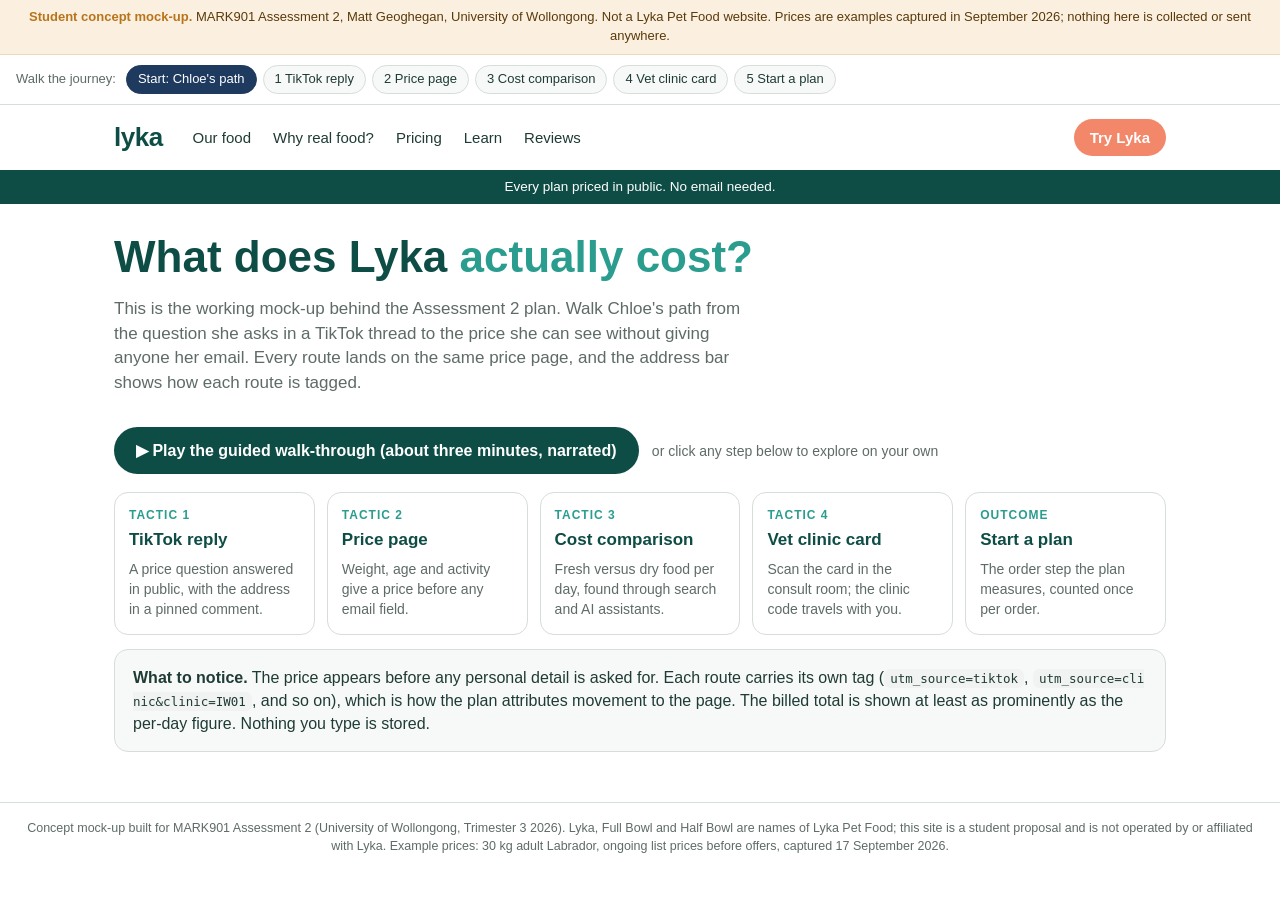
<file: index.html>
<!doctype html><html lang="en"><head><meta charset="utf-8"><meta name="viewport" content="width=device-width,initial-scale=1"><title>Chloe's path: concept mock-up</title><link rel="stylesheet" href="site.css"></head><body>
<div class="banner"><b>Student concept mock-up.</b> MARK901 Assessment 2, Matt Geoghegan, University of Wollongong. Not a Lyka Pet Food website. Prices are examples captured in September 2026; nothing here is collected or sent anywhere.</div>
<div class="path"><span class="lbl">Walk the journey:</span><a href="index.html" class="on">Start: Chloe's path</a><a href="tiktok.html">1 TikTok reply</a><a href="price.html">2 Price page</a><a href="compare.html">3 Cost comparison</a><a href="clinic.html">4 Vet clinic card</a><a href="plan.html">5 Start a plan</a></div>
<nav class="site"><a class="logo" href="index.html">lyka</a><a href="#" class="scope">Our food</a><a href="#" class="scope">Why real food?</a><a href="price.html">Pricing</a><a href="compare.html">Learn</a><a href="#" class="scope">Reviews</a><a class="cta" href="plan.html">Try Lyka</a></nav>
<div class="strip">Every plan priced in public. No email needed.</div>
<div class="wrap">

<h1>What does Lyka <span>actually cost?</span></h1>
<p class="lead">This is the working mock-up behind the Assessment 2 plan. Walk Chloe's path from the question she asks in a TikTok thread to the price she can see without giving anyone her email. Every route lands on the same price page, and the address bar shows how each route is tagged.</p>
<p><a class="btn" href="tour.html?utm_source=cover&utm_medium=button">▶ Play the guided walk-through (about three minutes, narrated)</a> &nbsp; <span style="font-size:14px;color:#5E6B67">or click any step below to explore on your own</span></p>
<div class="steps">
 <a class="step" href="tiktok.html?utm_source=tiktok&utm_medium=reply&utm_campaign=price"><div class="n">Tactic 1</div><h3>TikTok reply</h3><p>A price question answered in public, with the address in a pinned comment.</p></a>
 <a class="step" href="price.html?utm_source=cover&utm_campaign=price"><div class="n">Tactic 2</div><h3>Price page</h3><p>Weight, age and activity give a price before any email field.</p></a>
 <a class="step" href="compare.html?utm_source=search&utm_medium=organic&utm_campaign=price"><div class="n">Tactic 3</div><h3>Cost comparison</h3><p>Fresh versus dry food per day, found through search and AI assistants.</p></a>
 <a class="step" href="clinic.html"><div class="n">Tactic 4</div><h3>Vet clinic card</h3><p>Scan the card in the consult room; the clinic code travels with you.</p></a>
 <a class="step" href="plan.html"><div class="n">Outcome</div><h3>Start a plan</h3><p>The order step the plan measures, counted once per order.</p></a>
</div>
<div class="card"><b>What to notice.</b> The price appears before any personal detail is asked for. Each route carries its own tag (<span class="url">utm_source=tiktok</span>, <span class="url">utm_source=clinic&amp;clinic=IW01</span>, and so on), which is how the plan attributes movement to the page. The billed total is shown at least as prominently as the per-day figure. Nothing you type is stored.</div>

</div>
<footer>Concept mock-up built for MARK901 Assessment 2 (University of Wollongong, Trimester 3 2026). Lyka, Full Bowl and Half Bowl are names of Lyka Pet Food; this site is a student proposal and is not operated by or affiliated with Lyka. Example prices: 30 kg adult Labrador, ongoing list prices before offers, captured 17 September 2026.</footer>
<script src="site.js"></script></body></html>
</file>
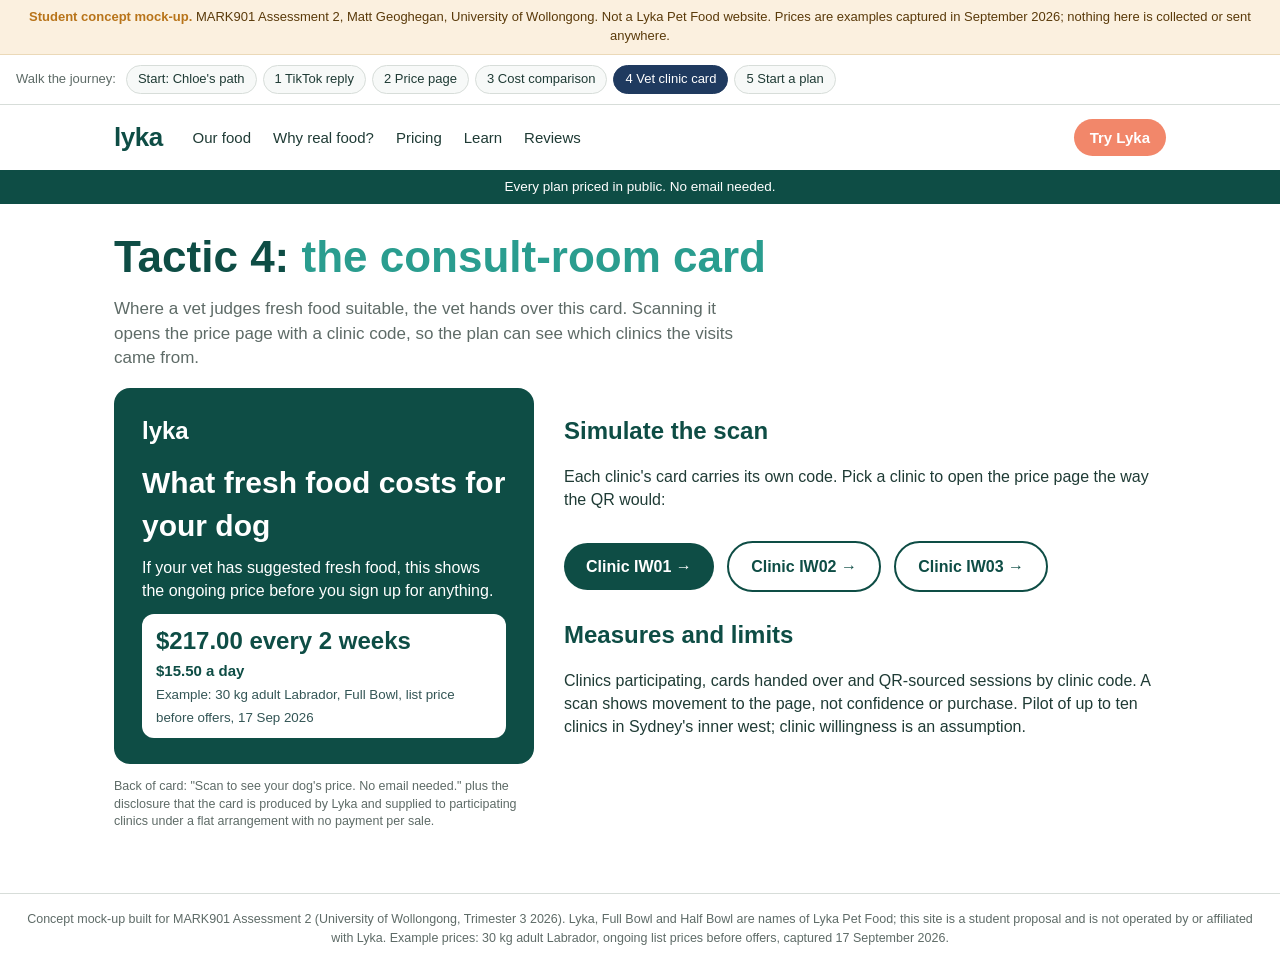
<file: clinic.html>
<!doctype html><html lang="en"><head><meta charset="utf-8"><meta name="viewport" content="width=device-width,initial-scale=1"><title>Tactic 4: vet clinic card (mock-up)</title><link rel="stylesheet" href="site.css"></head><body>
<div class="banner"><b>Student concept mock-up.</b> MARK901 Assessment 2, Matt Geoghegan, University of Wollongong. Not a Lyka Pet Food website. Prices are examples captured in September 2026; nothing here is collected or sent anywhere.</div>
<div class="path"><span class="lbl">Walk the journey:</span><a href="index.html">Start: Chloe's path</a><a href="tiktok.html">1 TikTok reply</a><a href="price.html">2 Price page</a><a href="compare.html">3 Cost comparison</a><a href="clinic.html" class="on">4 Vet clinic card</a><a href="plan.html">5 Start a plan</a></div>
<nav class="site"><a class="logo" href="index.html">lyka</a><a href="#" class="scope">Our food</a><a href="#" class="scope">Why real food?</a><a href="price.html">Pricing</a><a href="compare.html">Learn</a><a href="#" class="scope">Reviews</a><a class="cta" href="plan.html">Try Lyka</a></nav>
<div class="strip">Every plan priced in public. No email needed.</div>
<div class="wrap">

<h1>Tactic 4: <span>the consult-room card</span></h1>
<p class="lead">Where a vet judges fresh food suitable, the vet hands over this card. Scanning it opens the price page with a clinic code, so the plan can see which clinics the visits came from.</p>
<div class="two">
 <div>
  <div style="background:var(--g);color:#fff;border-radius:16px;padding:26px 28px;max-width:420px"><div style="font-weight:800;font-size:24px">lyka</div><h2 style="color:#fff;font-size:30px;margin:12px 0 8px">What fresh food costs for your dog</h2><p style="margin:0 0 12px">If your vet has suggested fresh food, this shows the ongoing price before you sign up for anything.</p><div style="background:#fff;color:var(--g);border-radius:12px;padding:10px 14px;display:inline-block"><b style="font-size:24px">$217.00 every 2 weeks</b><br><span style="font-size:15px;font-weight:600">$15.50 a day</span><br><small style="color:#355">Example: 30 kg adult Labrador, Full Bowl, list price before offers, 17 Sep 2026</small></div></div>
  <p class="fine" style="max-width:420px">Back of card: "Scan to see your dog's price. No email needed." plus the disclosure that the card is produced by Lyka and supplied to participating clinics under a flat arrangement with no payment per sale.</p>
 </div>
 <div>
  <h2>Simulate the scan</h2>
  <p>Each clinic's card carries its own code. Pick a clinic to open the price page the way the QR would:</p>
  <p><a class="btn" href="price.html?utm_source=clinic&utm_medium=card&utm_campaign=price&clinic=IW01">Clinic IW01 →</a> &nbsp; <a class="btn ghost" href="price.html?utm_source=clinic&utm_medium=card&utm_campaign=price&clinic=IW02">Clinic IW02 →</a> &nbsp; <a class="btn ghost" href="price.html?utm_source=clinic&utm_medium=card&utm_campaign=price&clinic=IW03">Clinic IW03 →</a></p>
  <h2>Measures and limits</h2>
  <p>Clinics participating, cards handed over and QR-sourced sessions by clinic code. A scan shows movement to the page, not confidence or purchase. Pilot of up to ten clinics in Sydney's inner west; clinic willingness is an assumption.</p>
 </div>
</div>

</div>
<footer>Concept mock-up built for MARK901 Assessment 2 (University of Wollongong, Trimester 3 2026). Lyka, Full Bowl and Half Bowl are names of Lyka Pet Food; this site is a student proposal and is not operated by or affiliated with Lyka. Example prices: 30 kg adult Labrador, ongoing list prices before offers, captured 17 September 2026.</footer>
<script src="site.js"></script></body></html>
</file>
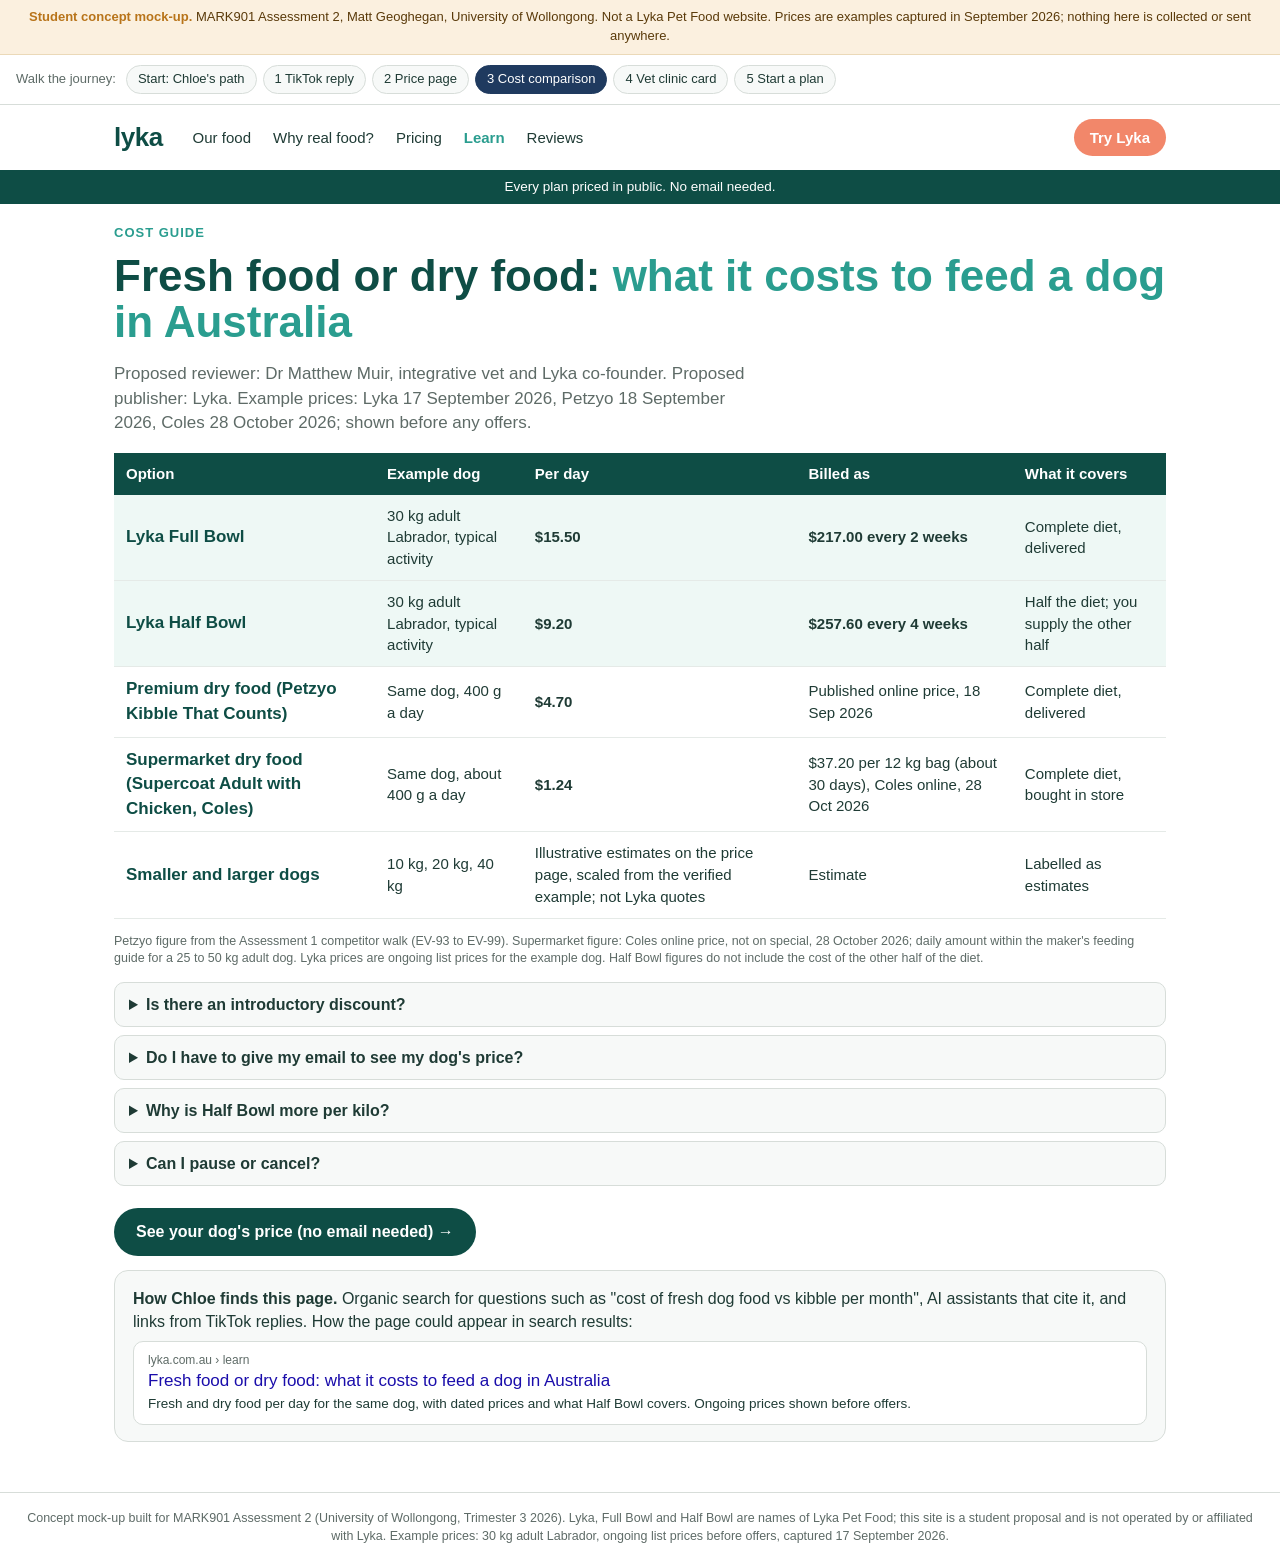
<file: compare.html>
<!doctype html><html lang="en"><head><meta charset="utf-8"><meta name="viewport" content="width=device-width,initial-scale=1"><title>Fresh food or dry food: what it costs (mock-up)</title><link rel="stylesheet" href="site.css"></head><body>
<div class="banner"><b>Student concept mock-up.</b> MARK901 Assessment 2, Matt Geoghegan, University of Wollongong. Not a Lyka Pet Food website. Prices are examples captured in September 2026; nothing here is collected or sent anywhere.</div>
<div class="path"><span class="lbl">Walk the journey:</span><a href="index.html">Start: Chloe's path</a><a href="tiktok.html">1 TikTok reply</a><a href="price.html">2 Price page</a><a href="compare.html" class="on">3 Cost comparison</a><a href="clinic.html">4 Vet clinic card</a><a href="plan.html">5 Start a plan</a></div>
<nav class="site"><a class="logo" href="index.html">lyka</a><a href="#" class="scope">Our food</a><a href="#" class="scope">Why real food?</a><a href="price.html">Pricing</a><a href="compare.html" class="cur">Learn</a><a href="#" class="scope">Reviews</a><a class="cta" href="plan.html">Try Lyka</a></nav>
<div class="strip">Every plan priced in public. No email needed.</div>
<div class="wrap">

<div id="route" class="flash" style="display:none"></div>
<div style="font-size:13px;letter-spacing:1px;color:var(--g2);text-transform:uppercase;font-weight:700">Cost guide</div>
<h1>Fresh food or dry food: <span>what it costs to feed a dog in Australia</span></h1>
<p class="lead">Proposed reviewer: Dr Matthew Muir, integrative vet and Lyka co-founder. Proposed publisher: Lyka. Example prices: Lyka 17 September 2026, Petzyo 18 September 2026, Coles 28 October 2026; shown before any offers.</p>
<table class="cmp">
 <tr><th>Option</th><th>Example dog</th><th>Per day</th><th>Billed as</th><th>What it covers</th></tr>
 <tr class="lyka"><td class="lead">Lyka Full Bowl</td><td>30 kg adult Labrador, typical activity</td><td><b>$15.50</b></td><td><b>$217.00 every 2 weeks</b></td><td>Complete diet, delivered</td></tr>
 <tr class="lyka"><td class="lead">Lyka Half Bowl</td><td>30 kg adult Labrador, typical activity</td><td><b>$9.20</b></td><td><b>$257.60 every 4 weeks</b></td><td>Half the diet; you supply the other half</td></tr>
 <tr><td class="lead">Premium dry food (Petzyo Kibble That Counts)</td><td>Same dog, 400 g a day</td><td><b>$4.70</b></td><td>Published online price, 18 Sep 2026</td><td>Complete diet, delivered</td></tr>
 <tr><td class="lead">Supermarket dry food (Supercoat Adult with Chicken, Coles)</td><td>Same dog, about 400 g a day</td><td><b>$1.24</b></td><td>$37.20 per 12 kg bag (about 30 days), Coles online, 28 Oct 2026</td><td>Complete diet, bought in store</td></tr>
 <tr><td class="lead">Smaller and larger dogs</td><td>10 kg, 20 kg, 40 kg</td><td>Illustrative estimates on the price page, scaled from the verified example; not Lyka quotes</td><td>Estimate</td><td>Labelled as estimates</td></tr>
</table>
<p class="fine">Petzyo figure from the Assessment 1 competitor walk (EV-93 to EV-99). Supermarket figure: Coles online price, not on special, 28 October 2026; daily amount within the maker's feeding guide for a 25 to 50 kg adult dog. Lyka prices are ongoing list prices for the example dog. Half Bowl figures do not include the cost of the other half of the diet.</p>
<div class="faq">
 <details><summary>Is there an introductory discount?</summary>Yes, on the first deliveries. This page shows the ongoing price, which is what you will pay after that.</details>
 <details><summary>Do I have to give my email to see my dog's price?</summary>No. The price page shows your dog's estimate first. Email is optional, after the answer.</details>
 <details><summary>Why is Half Bowl more per kilo?</summary>Half Bowl is priced per portion for half the diet. The page shows both so you can compare.</details>
 <details><summary>Can I pause or cancel?</summary>Yes, from your account, at any time.</details>
</div>
<a class="btn" href="price.html?via=compare">See your dog's price (no email needed) →</a>
<div class="card"><b>How Chloe finds this page.</b> Organic search for questions such as "cost of fresh dog food vs kibble per month", AI assistants that cite it, and links from TikTok replies. How the page could appear in search results: <div style="margin-top:8px;background:#fff;border:1px solid var(--line);border-radius:10px;padding:10px 14px"><div style="font-size:12px;color:#5E6B67">lyka.com.au › learn</div><div style="color:#1a0dab;font-size:17px">Fresh food or dry food: what it costs to feed a dog in Australia</div><div style="font-size:13.5px">Fresh and dry food per day for the same dog, with dated prices and what Half Bowl covers. Ongoing prices shown before offers.</div></div></div>

</div>
<footer>Concept mock-up built for MARK901 Assessment 2 (University of Wollongong, Trimester 3 2026). Lyka, Full Bowl and Half Bowl are names of Lyka Pet Food; this site is a student proposal and is not operated by or affiliated with Lyka. Example prices: 30 kg adult Labrador, ongoing list prices before offers, captured 17 September 2026.</footer>
<script src="site.js"></script></body></html>
</file>
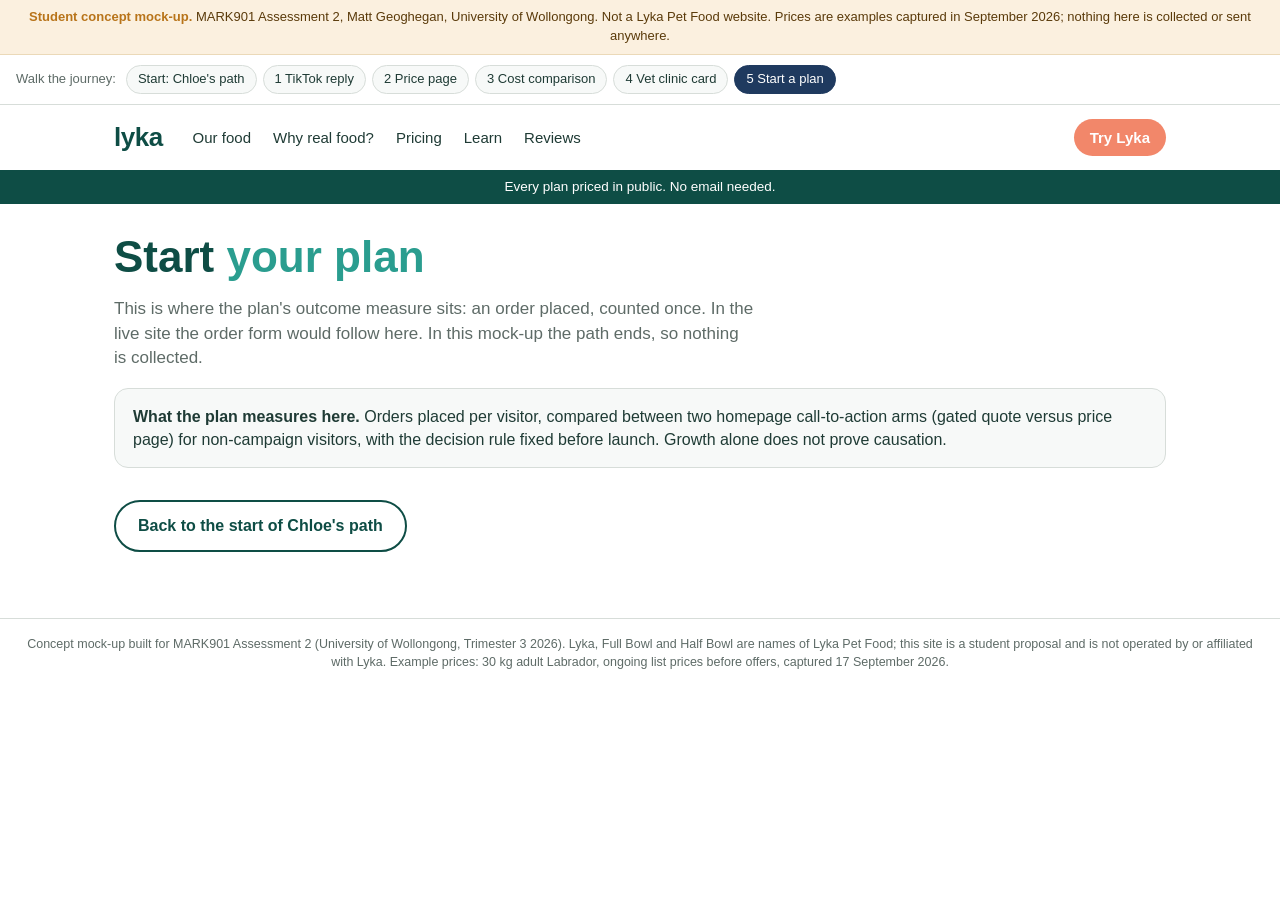
<file: plan.html>
<!doctype html><html lang="en"><head><meta charset="utf-8"><meta name="viewport" content="width=device-width,initial-scale=1"><title>Start a plan (mock-up, end of path)</title><link rel="stylesheet" href="site.css"></head><body>
<div class="banner"><b>Student concept mock-up.</b> MARK901 Assessment 2, Matt Geoghegan, University of Wollongong. Not a Lyka Pet Food website. Prices are examples captured in September 2026; nothing here is collected or sent anywhere.</div>
<div class="path"><span class="lbl">Walk the journey:</span><a href="index.html">Start: Chloe's path</a><a href="tiktok.html">1 TikTok reply</a><a href="price.html">2 Price page</a><a href="compare.html">3 Cost comparison</a><a href="clinic.html">4 Vet clinic card</a><a href="plan.html" class="on">5 Start a plan</a></div>
<nav class="site"><a class="logo" href="index.html">lyka</a><a href="#" class="scope">Our food</a><a href="#" class="scope">Why real food?</a><a href="price.html">Pricing</a><a href="compare.html">Learn</a><a href="#" class="scope">Reviews</a><a class="cta" href="plan.html">Try Lyka</a></nav>
<div class="strip">Every plan priced in public. No email needed.</div>
<div class="wrap">

<div id="route" class="flash" style="display:none"></div>
<h1>Start <span>your plan</span></h1>
<p class="lead">This is where the plan's outcome measure sits: an order placed, counted once. In the live site the order form would follow here. In this mock-up the path ends, so nothing is collected.</p>
<div class="card"><b>What the plan measures here.</b> Orders placed per visitor, compared between two homepage call-to-action arms (gated quote versus price page) for non-campaign visitors, with the decision rule fixed before launch. Growth alone does not prove causation.</div>
<p style="margin-top:18px"><a class="btn ghost" href="index.html">Back to the start of Chloe's path</a></p>

</div>
<footer>Concept mock-up built for MARK901 Assessment 2 (University of Wollongong, Trimester 3 2026). Lyka, Full Bowl and Half Bowl are names of Lyka Pet Food; this site is a student proposal and is not operated by or affiliated with Lyka. Example prices: 30 kg adult Labrador, ongoing list prices before offers, captured 17 September 2026.</footer>
<script src="site.js"></script></body></html>
</file>
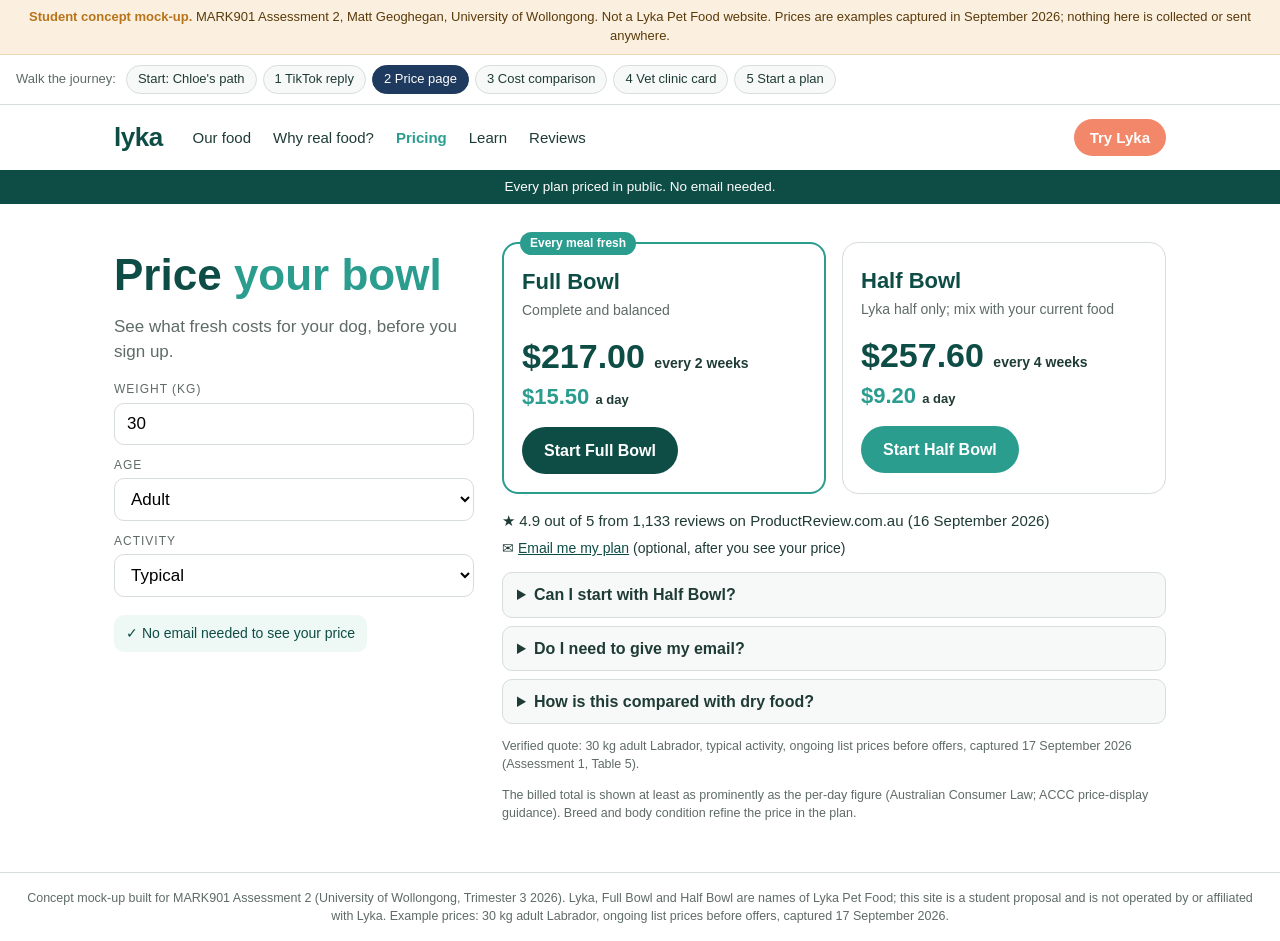
<file: price.html>
<!doctype html><html lang="en"><head><meta charset="utf-8"><meta name="viewport" content="width=device-width,initial-scale=1"><title>Price your bowl (mock-up)</title><link rel="stylesheet" href="site.css"></head><body>
<div class="banner"><b>Student concept mock-up.</b> MARK901 Assessment 2, Matt Geoghegan, University of Wollongong. Not a Lyka Pet Food website. Prices are examples captured in September 2026; nothing here is collected or sent anywhere.</div>
<div class="path"><span class="lbl">Walk the journey:</span><a href="index.html">Start: Chloe's path</a><a href="tiktok.html">1 TikTok reply</a><a href="price.html" class="on">2 Price page</a><a href="compare.html">3 Cost comparison</a><a href="clinic.html">4 Vet clinic card</a><a href="plan.html">5 Start a plan</a></div>
<nav class="site"><a class="logo" href="index.html">lyka</a><a href="#" class="scope">Our food</a><a href="#" class="scope">Why real food?</a><a href="price.html" class="cur">Pricing</a><a href="compare.html">Learn</a><a href="#" class="scope">Reviews</a><a class="cta" href="plan.html">Try Lyka</a></nav>
<div class="strip">Every plan priced in public. No email needed.</div>
<div class="wrap">

<div id="route" class="flash" style="display:none"></div>
<div class="grid">
 <div>
  <h1>Price <span>your bowl</span></h1>
  <p class="lead">See what fresh costs for your dog, before you sign up.</p>
  <div class="field"><label>Weight (kg)</label><input id="weight" type="number" min="3" max="80" step="1" value="30"></div>
  <div class="field"><label>Age</label><select id="age"><option value="puppy">Puppy (under 12 months)</option><option value="adult" selected>Adult</option><option value="senior">Senior (8+)</option></select></div>
  <div class="field"><label>Activity</label><select id="activity"><option value="low">Low</option><option value="typical" selected>Typical</option><option value="high">High</option></select></div>
  <div class="note">✓ No email needed to see your price</div>
 </div>
 <div>
  <div class="plans">
   <div class="plan best"><span class="tag">Every meal fresh</span><h3>Full Bowl</h3><div class="sub">Complete and balanced</div><div class="big"><span id="fFort">$217.00</span> <small>every 2 weeks</small></div><div class="day"><span id="fDay">$15.50</span> <small>a day</small></div><a class="btn" href="plan.html?plan=full">Start Full Bowl</a></div>
   <div class="plan"><h3>Half Bowl</h3><div class="sub">Lyka half only; mix with your current food</div><div class="big"><span id="hFour">$257.60</span> <small>every 4 weeks</small></div><div class="day"><span id="hDay">$9.20</span> <small>a day</small></div><a class="btn alt" href="plan.html?plan=half">Start Half Bowl</a></div>
  </div>
  <div class="proof">★ 4.9 out of 5 from 1,133 reviews on ProductReview.com.au (16 September 2026)</div>
  <div class="email">✉ <a href="#" onclick="alert('Optional. In the real page this would email the estimate above. Nothing is collected in this mock-up.');return false;">Email me my plan</a> (optional, after you see your price)</div>
  <div class="faq">
   <details><summary>Can I start with Half Bowl?</summary>Yes. Half Bowl covers half the diet; you supply the other half. Both plans are shown above so you can compare.</details>
   <details><summary>Do I need to give my email?</summary>No. The price is shown first. Email is optional, after the answer.</details>
   <details><summary>How is this compared with dry food?</summary><a href="compare.html">See the cost comparison page</a> for per-day figures against dry food for the same dog.</details>
  </div>
  <div class="fine" id="basis"></div>
  <div class="fine">The billed total is shown at least as prominently as the per-day figure (Australian Consumer Law; ACCC price-display guidance). Breed and body condition refine the price in the plan.</div>
 </div>
</div>

</div>
<footer>Concept mock-up built for MARK901 Assessment 2 (University of Wollongong, Trimester 3 2026). Lyka, Full Bowl and Half Bowl are names of Lyka Pet Food; this site is a student proposal and is not operated by or affiliated with Lyka. Example prices: 30 kg adult Labrador, ongoing list prices before offers, captured 17 September 2026.</footer>
<script src="site.js"></script></body></html>
</file>
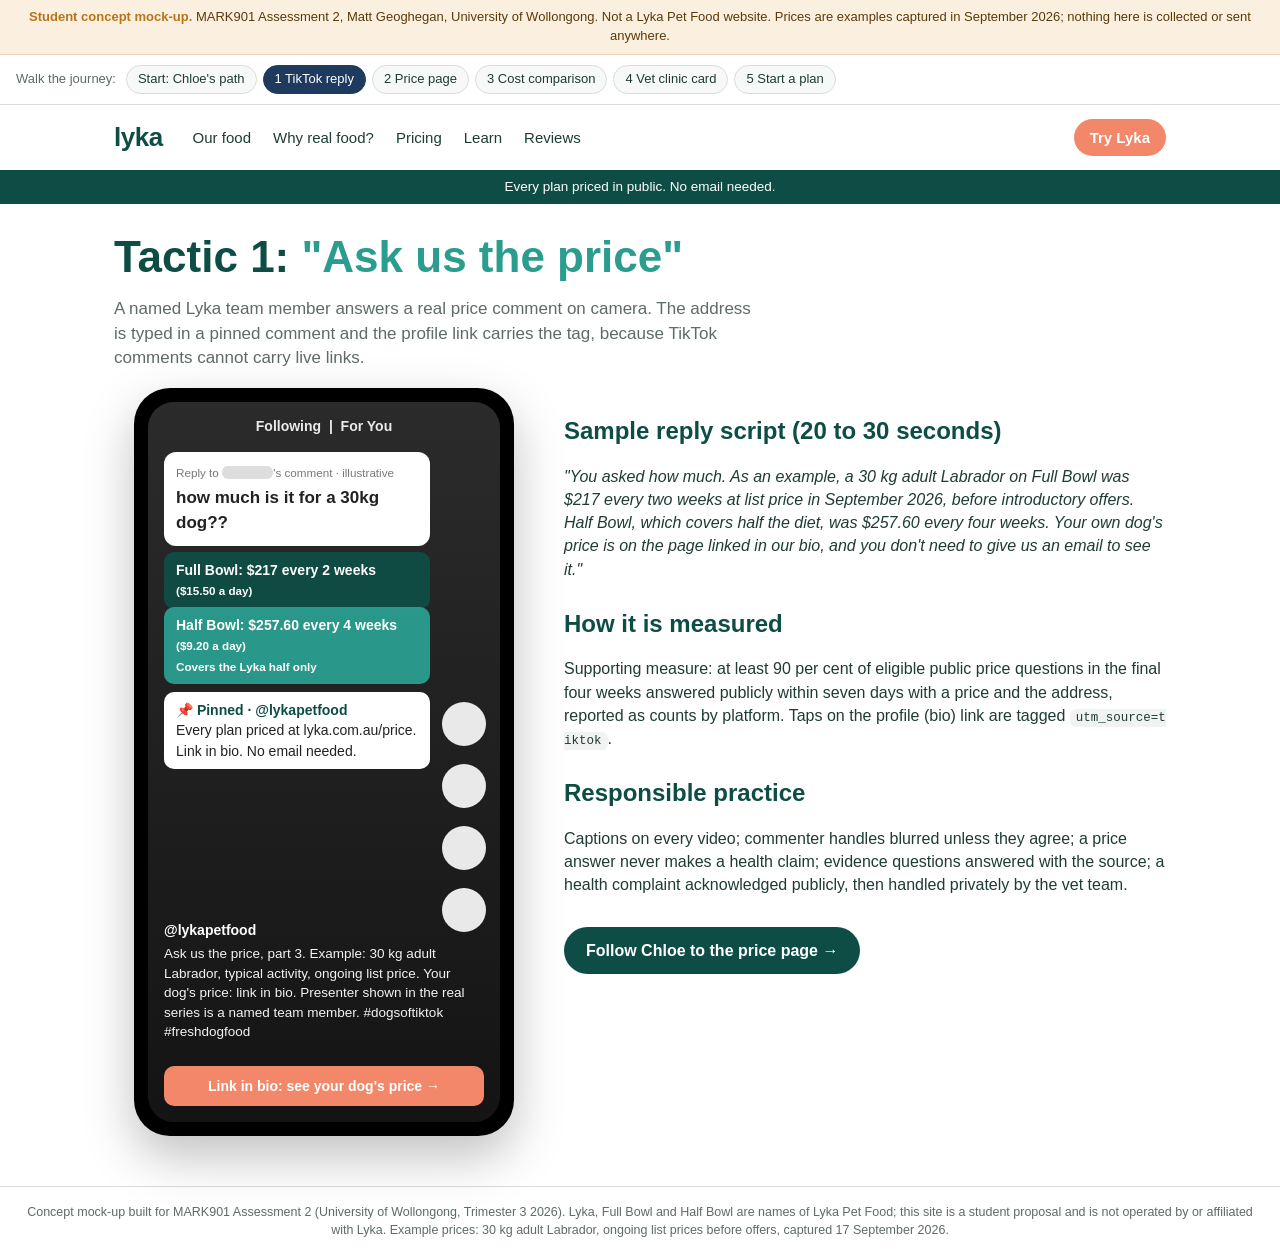
<file: tiktok.html>
<!doctype html><html lang="en"><head><meta charset="utf-8"><meta name="viewport" content="width=device-width,initial-scale=1"><title>Tactic 1: TikTok reply-with-video (mock-up)</title><link rel="stylesheet" href="site.css"></head><body>
<div class="banner"><b>Student concept mock-up.</b> MARK901 Assessment 2, Matt Geoghegan, University of Wollongong. Not a Lyka Pet Food website. Prices are examples captured in September 2026; nothing here is collected or sent anywhere.</div>
<div class="path"><span class="lbl">Walk the journey:</span><a href="index.html">Start: Chloe's path</a><a href="tiktok.html" class="on">1 TikTok reply</a><a href="price.html">2 Price page</a><a href="compare.html">3 Cost comparison</a><a href="clinic.html">4 Vet clinic card</a><a href="plan.html">5 Start a plan</a></div>
<nav class="site"><a class="logo" href="index.html">lyka</a><a href="#" class="scope">Our food</a><a href="#" class="scope">Why real food?</a><a href="price.html">Pricing</a><a href="compare.html">Learn</a><a href="#" class="scope">Reviews</a><a class="cta" href="plan.html">Try Lyka</a></nav>
<div class="strip">Every plan priced in public. No email needed.</div>
<div class="wrap">

<h1>Tactic 1: <span>"Ask us the price"</span></h1>
<p class="lead">A named Lyka team member answers a real price comment on camera. The address is typed in a pinned comment and the profile link carries the tag, because TikTok comments cannot carry live links.</p>
<div class="two">
 <div class="phone"><div class="screen"><div class="bg"></div>
  <div class="top">Following &nbsp;|&nbsp; <b>For You</b></div>
  <div class="reply"><small>Reply to <span style="background:#ddd;border-radius:6px;padding:0 24px">&nbsp;</span>'s comment · illustrative</small><b>how much is it for a 30kg dog??</b></div>
  <div class="cap" style="top:150px">Full Bowl: $217 every 2 weeks <small>($15.50 a day)</small></div>
  <div class="cap" style="top:205px;background:rgba(42,157,143,.95)">Half Bowl: $257.60 every 4 weeks <small>($9.20 a day)</small><br><small>Covers the Lyka half only</small></div>
  <div class="pin"><b>📌 Pinned · @lykapetfood</b><br>Every plan priced at lyka.com.au/price. Link in bio. No email needed.</div>
  <div class="icons"><span></span><span></span><span></span><span></span></div>
  <div class="bottom"><div class="h">@lykapetfood</div><p>Ask us the price, part 3. Example: 30 kg adult Labrador, typical activity, ongoing list price. Your dog's price: link in bio. Presenter shown in the real series is a named team member. #dogsoftiktok #freshdogfood</p></div>
  <div class="bio"><a href="price.html?utm_source=tiktok&utm_medium=bio&utm_campaign=price">Link in bio: see your dog's price →</a></div>
 </div></div>
 <div>
  <h2>Sample reply script (20 to 30 seconds)</h2>
  <p><i>"You asked how much. As an example, a 30 kg adult Labrador on Full Bowl was $217 every two weeks at list price in September 2026, before introductory offers. Half Bowl, which covers half the diet, was $257.60 every four weeks. Your own dog's price is on the page linked in our bio, and you don't need to give us an email to see it."</i></p>
  <h2>How it is measured</h2>
  <p>Supporting measure: at least 90 per cent of eligible public price questions in the final four weeks answered publicly within seven days with a price and the address, reported as counts by platform. Taps on the profile (bio) link are tagged <span class="url">utm_source=tiktok</span>.</p>
  <h2>Responsible practice</h2>
  <p>Captions on every video; commenter handles blurred unless they agree; a price answer never makes a health claim; evidence questions answered with the source; a health complaint acknowledged publicly, then handled privately by the vet team.</p>
  <a class="btn" href="price.html?utm_source=tiktok&utm_medium=bio&utm_campaign=price">Follow Chloe to the price page →</a>
 </div>
</div>

</div>
<footer>Concept mock-up built for MARK901 Assessment 2 (University of Wollongong, Trimester 3 2026). Lyka, Full Bowl and Half Bowl are names of Lyka Pet Food; this site is a student proposal and is not operated by or affiliated with Lyka. Example prices: 30 kg adult Labrador, ongoing list prices before offers, captured 17 September 2026.</footer>
<script src="site.js"></script></body></html>
</file>
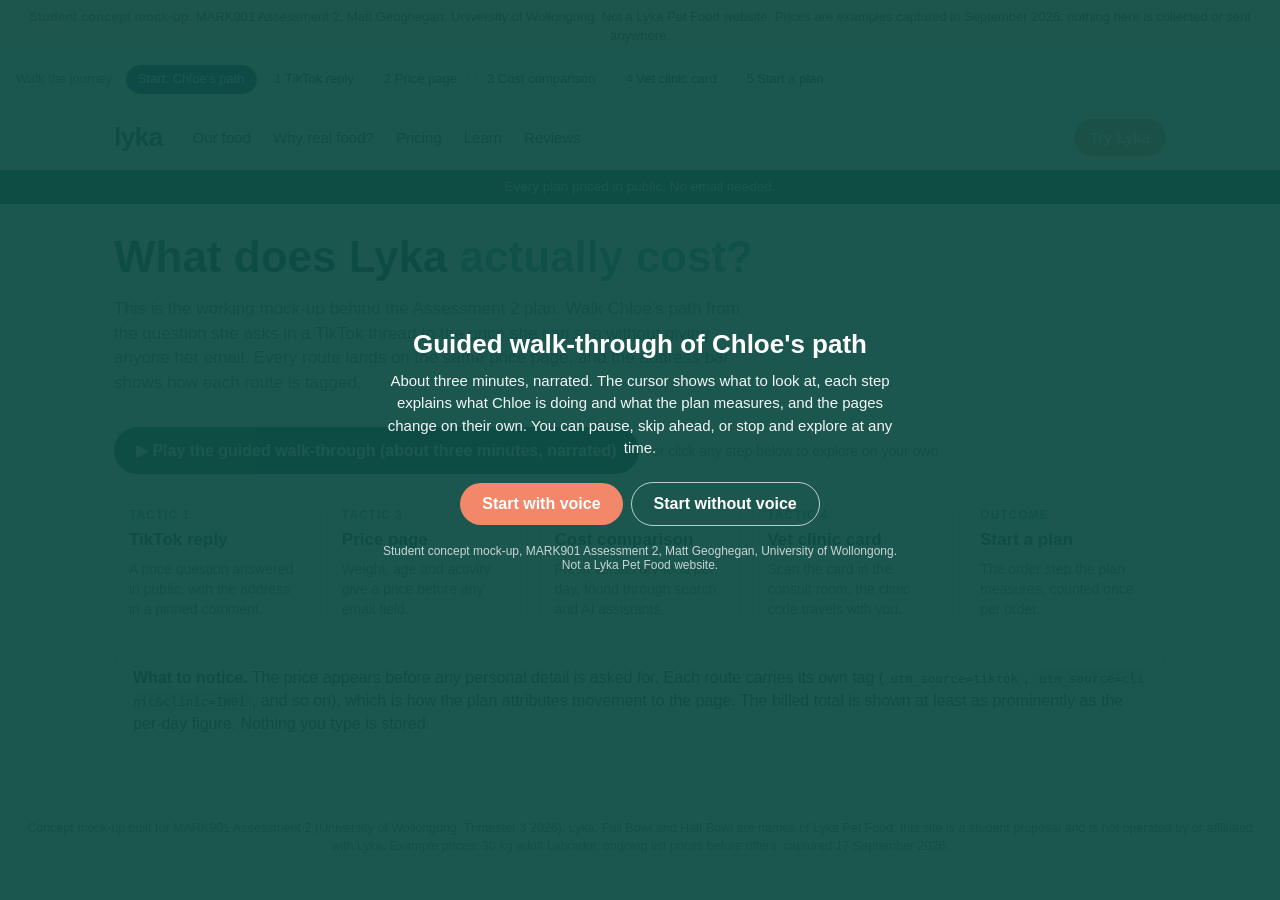
<file: tour.html>
<!doctype html>
<html lang="en-AU"><head><meta charset="utf-8"><meta name="viewport" content="width=device-width,initial-scale=1">
<title>Guided walk-through: Chloe's path (mock-up)</title>
<style>
html,body{margin:0;height:100%;background:#F4F6F5;font-family:Inter,Arial,sans-serif;overflow:hidden}
#wrap{position:absolute;inset:0;overflow:auto;-webkit-overflow-scrolling:touch}
#ifr{display:block;width:100%;height:100%;border:0;min-height:100%}
#cur{position:fixed;z-index:50;width:26px;height:26px;pointer-events:none;transition:left .9s cubic-bezier(.4,0,.2,1),top .9s cubic-bezier(.4,0,.2,1);filter:drop-shadow(0 2px 4px rgba(0,0,0,.35));display:none}
#cur.click{transform:scale(.75)}
#panel{position:fixed;z-index:40;background:#1F3A5F;color:#fff;border-radius:14px;padding:12px 16px;font-size:15px;line-height:1.45;box-shadow:0 10px 30px rgba(0,0,0,.3);display:none}
#panel .k{font-size:11px;letter-spacing:1.2px;text-transform:uppercase;opacity:.75;margin-bottom:3px;display:flex;justify-content:space-between;gap:8px}
#panel .addr{font-family:Consolas,Menlo,monospace;font-size:11px;opacity:.85;word-break:break-all;margin-top:6px}
#panel .bar{height:4px;background:rgba(255,255,255,.25);border-radius:2px;margin-top:8px;overflow:hidden}
#panel .bar i{display:block;height:100%;width:0;background:#F2876A}
#panel .b{margin-top:8px;display:flex;gap:6px;flex-wrap:wrap;align-items:center}
#panel button{background:#fff;color:#1F3A5F;border:0;border-radius:20px;padding:5px 12px;font-weight:700;cursor:pointer;font-size:13px}
#panel button.g{background:transparent;color:#fff;border:1px solid rgba(255,255,255,.6)}
#panel button.hide{background:transparent;color:#fff;border:0;padding:0 4px;font-size:13px;opacity:.8}
/* bottom dock: tall screens */
body.tall #panel{left:50%;bottom:16px;transform:translateX(-50%);width:calc(100% - 24px);max-width:620px}
/* side dock: short screens such as a phone in landscape */
body.short #panel{right:10px;top:10px;width:270px;max-height:calc(100% - 20px);overflow:auto;font-size:13px;padding:10px 12px}
body.short #panel .addr{display:none}
body.mini #panel .t,body.mini #panel .addr,body.mini #panel .bar{display:none}
#start{position:fixed;inset:0;z-index:60;background:rgba(14,77,69,.94);color:#fff;display:flex;align-items:center;justify-content:center;padding:20px;text-align:center}
#start .box{max-width:520px}
#start h1{font-size:26px;margin:0 0 10px}
#start p{font-size:15px;line-height:1.5;opacity:.95;margin:0 0 18px}
#start button{background:#F2876A;color:#fff;border:0;border-radius:24px;padding:12px 22px;font-weight:700;font-size:16px;cursor:pointer;margin:4px}
#start button.g{background:transparent;border:1px solid rgba(255,255,255,.7)}
#start .fine{font-size:12px;opacity:.75;margin-top:14px}
</style></head>
<body class="tall">
<div id="wrap"><iframe id="ifr" title="Mock-up site"></iframe></div>
<div id="cur"><svg viewBox="0 0 24 24" width="26" height="26"><path d="M4 2l16 9-7 2-3 7z" fill="#1F3A5F" stroke="#fff" stroke-width="1.5"/></svg></div>
<div id="panel"><div class="k"><span>Guided walk-through of Chloe's path</span><button class="hide" id="bhide">Hide text</button></div><div class="t"></div><div class="addr"></div><div class="bar"><i></i></div><div class="b"><button id="bpause">Pause</button><button id="bnext" class="g">Next</button><button id="bvoice" class="g">Voice off</button><button id="bstop" class="g">Stop and explore</button></div></div>
<div id="start"><div class="box"><h1>Guided walk-through of Chloe's path</h1><p>About three minutes, narrated. The cursor shows what to look at, each step explains what Chloe is doing and what the plan measures, and the pages change on their own. You can pause, skip ahead, or stop and explore at any time.</p><button id="svoice">Start with voice</button><button id="squiet" class="g">Start without voice</button><div class="fine">Student concept mock-up, MARK901 Assessment 2, Matt Geoghegan, University of Wollongong. Not a Lyka Pet Food website.</div></div></div>
<script src="tour.js"></script>
</body></html>
</file>
<file: site.css>
:root{--g:#0E4D45;--g2:#2A9D8F;--g3:#EEF8F5;--coral:#F2876A;--ink:#1F3B35;--mute:#5E6B67;--line:#D7DDD9;--navy:#1F3A5F;--amber:#B8741A;--amber-l:#FBF0DF}
*{box-sizing:border-box}
html,body{margin:0;padding:0}
body{font-family:Inter,"Segoe UI",Roboto,Helvetica,Arial,sans-serif;color:var(--ink);background:#fff;-webkit-font-smoothing:antialiased;line-height:1.45}
a{color:var(--g)}
.banner{background:var(--amber-l);color:#5a3a0a;font-size:13px;padding:8px 16px;text-align:center;border-bottom:1px solid #EBD9B8}
.banner b{color:var(--amber)}
.path{background:#fff;border-bottom:1px solid var(--line);padding:10px 16px;display:flex;gap:6px;flex-wrap:wrap;align-items:center;font-size:13px}
.path .lbl{color:var(--mute);margin-right:4px}
.path a{display:inline-block;border:1px solid var(--line);border-radius:20px;padding:4px 11px;text-decoration:none;color:var(--ink);background:#F7F9F8}
.path a.on{background:var(--navy);color:#fff;border-color:var(--navy)}
.path a.done{border-color:var(--g2);color:var(--g)}
nav.site{display:flex;align-items:center;gap:22px;padding:14px 24px;max-width:1100px;margin:0 auto;font-size:15px}
nav.site .logo{font-weight:800;font-size:26px;color:var(--g);letter-spacing:-.5px;text-decoration:none;margin-right:8px}
nav.site a{text-decoration:none;color:var(--ink)}
nav.site a.cur{color:var(--g2);font-weight:700}
nav.site .cta{margin-left:auto;background:var(--coral);color:#fff;padding:8px 16px;border-radius:20px;font-weight:700}
.strip{background:var(--g);color:#fff;text-align:center;font-size:13.5px;padding:7px}
.wrap{max-width:1100px;margin:0 auto;padding:20px 24px 50px}
h1{font-size:44px;line-height:1.05;margin:10px 0 8px;color:var(--g)}
h1 span{color:var(--g2)}
h2{font-size:24px;color:var(--g);margin:26px 0 8px}
.lead{font-size:17px;color:var(--mute);max-width:640px}
.grid{display:grid;grid-template-columns:360px 1fr;gap:28px;align-items:start;margin-top:18px}
.field{margin-bottom:12px}
.field label{display:block;font-size:12px;letter-spacing:1px;text-transform:uppercase;color:var(--mute);margin-bottom:4px}
.field select,.field input{width:100%;font-size:17px;padding:10px 12px;border:1px solid var(--line);border-radius:10px;background:#fff}
.note{display:inline-block;background:var(--g3);color:var(--g);border-radius:10px;padding:8px 12px;font-size:14px;margin-top:6px}
.plans{display:grid;grid-template-columns:1fr 1fr;gap:16px}
.plan{border:1px solid var(--line);border-radius:16px;padding:18px;position:relative;background:#fff}
.plan.best{border:2px solid var(--g2)}
.plan .tag{position:absolute;top:-12px;left:16px;background:var(--g2);color:#fff;font-size:12px;font-weight:700;padding:3px 10px;border-radius:12px}
.plan h3{margin:4px 0 2px;font-size:22px;color:var(--g)}
.plan .sub{color:var(--mute);font-size:14px}
.plan .big{font-size:34px;font-weight:800;color:var(--g);margin-top:12px}
.plan .big small{font-size:14px;font-weight:600;color:var(--ink)}
.plan .day{font-size:22px;font-weight:800;color:var(--g2)}
.plan .day small{font-size:13px;color:var(--ink);font-weight:600}
.btn{display:inline-block;background:var(--g);color:#fff;border:0;border-radius:30px;padding:12px 22px;font-size:16px;font-weight:700;text-decoration:none;cursor:pointer;margin-top:14px}
.btn.alt{background:var(--g2)}
.btn.ghost{background:#fff;color:var(--g);border:2px solid var(--g)}
.proof{margin-top:16px;font-size:15px}
.email{margin-top:6px;font-size:14px}
.fine{font-size:12.5px;color:var(--mute);margin-top:14px;line-height:1.4}
.faq{margin-top:14px}
.faq details{border:1px solid var(--line);border-radius:10px;padding:10px 14px;margin-bottom:8px;background:#F7F9F8}
.faq summary{font-weight:600;cursor:pointer}
table.cmp{border-collapse:collapse;width:100%;font-size:15px;margin-top:14px}
.cmp th{background:var(--g);color:#fff;padding:10px 12px;text-align:left}
.cmp td{padding:10px 12px;border-bottom:1px solid #E5EAE7}
.cmp tr.lyka td{background:var(--g3)}
.cmp td.lead{font-weight:700;color:var(--g)}
.chip{display:inline-block;background:#EEF2F6;color:var(--navy);border-radius:20px;padding:4px 10px;font-size:13px;margin:4px 4px 0 0}
.card{border:1px solid var(--line);border-radius:14px;padding:16px 18px;background:#F7F9F8;margin-top:14px}
.flash{background:var(--g3);border:1px solid var(--g2);border-radius:12px;padding:12px 16px;margin:14px 0;font-size:15px}
.steps{display:grid;grid-template-columns:repeat(5,1fr);gap:12px;margin-top:18px}
.step{border:1px solid var(--line);border-radius:14px;padding:14px;background:#fff;text-decoration:none;color:var(--ink);display:block}
.step .n{font-size:12px;letter-spacing:1px;text-transform:uppercase;color:var(--g2);font-weight:700}
.step h3{margin:4px 0 6px;font-size:17px;color:var(--g)}
.step p{margin:0;font-size:14px;color:var(--mute)}
.url{font-family:ui-monospace,Menlo,Consolas,monospace;font-size:12.5px;background:#F1F3F2;border-radius:6px;padding:2px 6px;word-break:break-all}
footer{border-top:1px solid var(--line);padding:16px 24px;font-size:12.5px;color:var(--mute);text-align:center}
/* TikTok screen */
.phone{width:380px;margin:0 auto;background:#000;border-radius:36px;padding:14px;box-shadow:0 20px 50px rgba(0,0,0,.25)}
.screen{border-radius:26px;overflow:hidden;background:#111;color:#fff;position:relative;height:720px;font-size:14px}
.screen .bg{position:absolute;inset:0;background:linear-gradient(180deg,#2b2b2b,#141414)}
.screen .top{position:absolute;top:14px;width:100%;text-align:center;font-weight:600;opacity:.9}
.screen .reply{position:absolute;top:50px;left:16px;right:70px;background:#fff;color:#222;border-radius:12px;padding:10px 12px}
.screen .reply small{color:#777}
.screen .reply b{display:block;font-size:17px;margin-top:4px}
.screen .cap{position:absolute;left:16px;right:70px;background:rgba(14,77,69,.95);border-radius:10px;padding:8px 12px;font-weight:700}
.screen .pin{position:absolute;left:16px;right:70px;top:290px;background:#fff;color:#222;border-radius:10px;padding:8px 12px}
.screen .pin b{color:var(--g)}
.screen .pin a{color:var(--g);font-weight:700}
.screen .icons{position:absolute;right:14px;top:300px;display:flex;flex-direction:column;gap:18px}
.screen .icons span{width:44px;height:44px;border-radius:50%;background:rgba(255,255,255,.9);display:block}
.screen .bottom{position:absolute;left:16px;right:16px;bottom:80px}
.screen .bottom .h{font-weight:700}
.screen .bottom p{margin:4px 0 0;font-size:13.5px;opacity:.95}
.screen .bio{position:absolute;left:16px;right:16px;bottom:16px;background:var(--coral);border-radius:10px;padding:10px;text-align:center;font-weight:700}
.screen .bio a{color:#fff;text-decoration:none}
.two{display:grid;grid-template-columns:420px 1fr;gap:30px;align-items:start}
@media (max-width:820px){
 .grid,.two{grid-template-columns:1fr}
 .plans{grid-template-columns:1fr}
 .steps{grid-template-columns:1fr 1fr}
 h1{font-size:34px}
 nav.site{gap:14px;font-size:14px;flex-wrap:wrap}
 nav.site .cta{margin-left:0}
 .phone{width:100%;max-width:380px}
}
</file>
